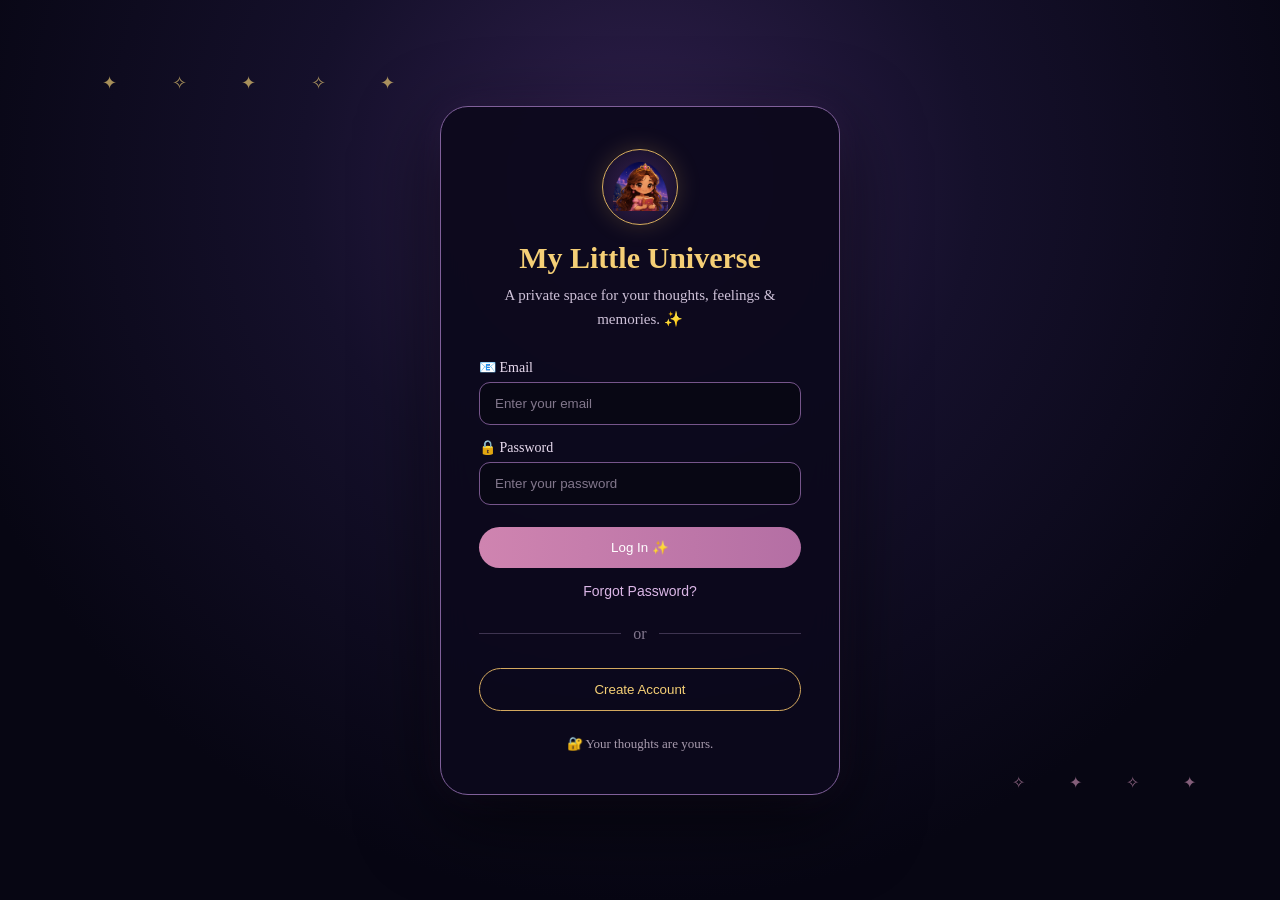
<file: index.html>
<!DOCTYPE html>
<html lang="en">
<head>
    <meta charset="UTF-8">
    <meta name="viewport" content="width=device-width, initial-scale=1.0">

    <script async src="https://www.googletagmanager.com/gtag/js?id=G-LTEB9GJVVQ"></script>
<script>
  window.dataLayer = window.dataLayer || [];
  function gtag(){dataLayer.push(arguments);}
  gtag('js', new Date());

  gtag('config', 'G-LTEB9GJVVQ');
</script>

    <title>Login | My Little Universe</title>

    <!-- 🌙 Favicon logo -->
    <link rel="icon" type="image/png" href="logo.png">

    <style>
        * {
            box-sizing: border-box;
            margin: 0;
            padding: 0;
        }

        body {
            min-height: 100vh;
            font-family: Georgia, "Times New Roman", serif;
            color: white;

            background:
                radial-gradient(
                    circle at 50% 20%,
                    #30204d 0%,
                    #15102b 35%,
                    #070613 75%
                );

            display: flex;
            justify-content: center;
            align-items: center;

            overflow: hidden;
        }

        /* ✨ Background stars */

        body::before {
            content: "✦   ✧       ✦        ✧    ✦";
            position: fixed;
            top: 8%;
            left: 8%;
            color: #e8c873;
            font-size: 18px;
            letter-spacing: 25px;
            opacity: 0.7;
            pointer-events: none;
        }

        body::after {
            content: "✧       ✦    ✧       ✦";
            position: fixed;
            bottom: 12%;
            right: 5%;
            color: #d89ac0;
            font-size: 16px;
            letter-spacing: 20px;
            opacity: 0.6;
            pointer-events: none;
        }


        /* 🌙 Main container */

        .login-container {
            width: 100%;
            max-width: 440px;
            padding: 20px;
        }


        /* 💜 Login Card */

        .login-card {
            background: rgba(12, 9, 28, 0.94);

            border: 1px solid #80609a;
            border-radius: 28px;

            padding: 42px 38px;

            text-align: center;

            box-shadow:
                0 25px 80px rgba(0, 0, 0, 0.65),
                0 0 35px rgba(142, 93, 180, 0.12);

            backdrop-filter: blur(15px);

            animation: cardAppear 0.8s ease;
        }


        @keyframes cardAppear {

            from {
                opacity: 0;
                transform: translateY(25px) scale(0.97);
            }

            to {
                opacity: 1;
                transform: translateY(0) scale(1);
            }
        }


        /* 🌙 Logo */

        .logo-circle {
            width: 76px;
            height: 76px;

            margin: 0 auto 16px;

            display: flex;
            align-items: center;
            justify-content: center;

            border-radius: 50%;

            border: 1px solid #d8ae5e;

            background:
                radial-gradient(
                    circle,
                    #382252,
                    #110c22
                );

            box-shadow:
                0 0 25px rgba(229, 184, 92, 0.2);
        }

        .logo-circle img {
            width: 55px;
            height: 55px;
            object-fit: contain;
        }


        /* 👑 Heading */

        h1 {
            color: #f5cf76;
            font-size: 30px;
            margin-bottom: 8px;
        }

        .subtitle {
            color: #cfc2d9;
            font-size: 15px;
            line-height: 1.6;
            margin-bottom: 28px;
        }


        /* 📝 Forms */

        .form-section {
            text-align: left;
        }

        label {
            display: block;

            color: #eadcf0;

            font-size: 14px;

            margin: 14px 0 6px;
        }

        input {
            width: 100%;

            padding: 13px 15px;

            border-radius: 11px;

            border: 1px solid #76558b;

            background: #080714;

            color: white;

            outline: none;

            transition: 0.25s;
        }

        input::placeholder {
            color: #82778c;
        }

        input:focus {
            border-color: #e4bb68;

            box-shadow:
                0 0 12px rgba(228, 187, 104, 0.12);
        }


        /* ✨ Login Button */

        .login-btn {
            width: 100%;

            border: none;

            padding: 13px;

            margin-top: 22px;

            border-radius: 999px;

            color: white;

            background:
                linear-gradient(
                    90deg,
                    #cf84b0,
                    #b46fa4
                );

            cursor: pointer;

            transition: 0.25s;
        }

        .login-btn:hover {
            transform: translateY(-2px);

            box-shadow:
                0 8px 20px rgba(207, 132, 176, 0.25);
        }


        /* 🔑 Forgot Password */

        .forgot-btn {
            margin-top: 15px;

            border: none;

            background: transparent;

            color: #dcb7e7;

            cursor: pointer;

            font-size: 14px;
        }

        .forgot-btn:hover {
            color: #f5cf76;
        }


        /* ───── Divider ───── */

        .divider {
            display: flex;
            align-items: center;

            gap: 12px;

            margin: 25px 0;

            color: #84788f;
        }

        .divider::before,
        .divider::after {
            content: "";

            height: 1px;

            flex: 1;

            background: #3e3450;
        }


        /* 👤 Create Account */

        .signup-btn {
            width: 100%;

            padding: 13px;

            border-radius: 999px;

            border: 1px solid #d4a95f;

            background: transparent;

            color: #f5cf76;

            cursor: pointer;

            transition: 0.25s;
        }

        .signup-btn:hover {
            background: rgba(212, 169, 95, 0.1);

            transform: translateY(-2px);
        }


        /* 🔐 Privacy */

        .privacy {
            margin-top: 25px;

            color: #a99caf;

            font-size: 13px;
        }


        /* 📱 Mobile */

        @media (max-width: 500px) {

            .login-card {
                padding: 32px 24px;
            }

            h1 {
                font-size: 25px;
            }
        }


        /* 👤 Signup Modal */

        .modal {
            display: none;

            position: fixed;

            inset: 0;

            background: rgba(3, 2, 12, 0.82);

            backdrop-filter: blur(8px);

            justify-content: center;

            align-items: center;

            padding: 20px;

            z-index: 10;
        }

        .modal.active {
            display: flex;
        }

        .signup-card {
            width: 100%;
            max-width: 430px;

            background: #120d25;

            border: 1px solid #80609a;

            border-radius: 22px;

            padding: 30px;
        }

        .signup-card h2 {
            color: #f5cf76;

            margin-bottom: 20px;
        }

        .close-btn {
            float: right;

            width: 34px;
            height: 34px;

            border-radius: 50%;

            border: 1px solid #76558b;

            background: transparent;

            color: white;

            cursor: pointer;
        }

        .message {
            margin-top: 12px;

            text-align: center;

            font-size: 14px;

            min-height: 20px;

            color: #f5cf76;
        }

    </style>
</head>


<body>

    <!-- 🔐 LOGIN -->

    <div class="login-container">

        <div class="login-card">

            <!-- 🌙 Logo -->

            <div class="logo-circle">

                <img
                    src="logo.png"
                    alt="My Little Universe Logo"
                >

            </div>


            <h1>My Little Universe</h1>

            <p class="subtitle">
                A private space for your thoughts,
                feelings & memories. ✨
            </p>


            <!-- LOGIN FORM -->

            <form
                id="loginForm"
                class="form-section"
            >

                <label for="loginEmail">
                    📧 Email
                </label>

                <input
                    type="email"
                    id="loginEmail"
                    placeholder="Enter your email"
                    required
                >


                <label for="loginPassword">
                    🔒 Password
                </label>

                <input
                    type="password"
                    id="loginPassword"
                    placeholder="Enter your password"
                    required
                >


                <button
                    type="submit"
                    class="login-btn"
                >
                    Log In ✨
                </button>

            </form>


            <button
                class="forgot-btn"
                onclick="forgotPassword()"
            >
                Forgot Password?
            </button>


            <div class="divider">
                <span>or</span>
            </div>


            <button
                class="signup-btn"
                onclick="openSignup()"
            >
                Create Account
            </button>


            <p class="privacy">
                🔐 Your thoughts are yours.
            </p>

        </div>

    </div>



    <!-- 👤 SIGN UP MODAL -->

    <div
        class="modal"
        id="signupModal"
    >

        <div class="signup-card">

            <button
                class="close-btn"
                onclick="closeSignup()"
            >
                ×
            </button>

            <h2>
                ✨ Create Your Universe
            </h2>


            <form id="signupForm">

                <label for="signupName">
                    Your Name
                </label>

                <input
                    type="text"
                    id="signupName"
                    placeholder="Enter your name"
                    required
                >


                <label for="signupEmail">
                    📧 Email
                </label>

                <input
                    type="email"
                    id="signupEmail"
                    placeholder="Enter your email"
                    required
                >


                <label for="signupPassword">
                    🔒 Password
                </label>

                <input
                    type="password"
                    id="signupPassword"
                    placeholder="Create a password"
                    minlength="6"
                    required
                >


                <label for="confirmPassword">
                    🔒 Confirm Password
                </label>

                <input
                    type="password"
                    id="confirmPassword"
                    placeholder="Confirm your password"
                    minlength="6"
                    required
                >


                <button
                    type="submit"
                    class="login-btn"
                >
                    Create Account ✨
                </button>

            </form>

            <div
                class="message"
                id="signupMessage"
            ></div>

        </div>

    </div>



    <!-- 💻 JAVASCRIPT -->

    <script>

        /*
        =====================================================
        My Little Universe
        Login / Sign Up
        Frontend Version
        =====================================================
        */


        /* 🔐 LOGIN */

        document
            .getElementById("loginForm")
            .addEventListener("submit", function(event) {

                event.preventDefault();

                const email =
                    document.getElementById("loginEmail").value.trim();

                const password =
                    document.getElementById("loginPassword").value;


                if (!email || !password) {

                    alert("Please enter your email and password.");

                    return;
                }


                /*
                    TEMPORARY DEMO LOGIN

                    Real authentication will be connected later.
                */

                localStorage.setItem(
                    "mlu_logged_in",
                    "true"
                );

                localStorage.setItem(
                    "mlu_user_email",
                    email
                );


                /* 🏠 Open Diary */

                window.location.href = "index.html";

            });



        /* 👤 OPEN SIGNUP */

        function openSignup() {

            document
                .getElementById("signupModal")
                .classList.add("active");

        }



        /* ❌ CLOSE SIGNUP */

        function closeSignup() {

            document
                .getElementById("signupModal")
                .classList.remove("active");

        }



        /* ✨ CREATE ACCOUNT */

        document
            .getElementById("signupForm")
            .addEventListener("submit", function(event) {

                event.preventDefault();


                const name =
                    document
                    .getElementById("signupName")
                    .value
                    .trim();


                const email =
                    document
                    .getElementById("signupEmail")
                    .value
                    .trim();


                const password =
                    document
                    .getElementById("signupPassword")
                    .value;


                const confirmPassword =
                    document
                    .getElementById("confirmPassword")
                    .value;


                const message =
                    document
                    .getElementById("signupMessage");


                /* Check password */

                if (password !== confirmPassword) {

                    message.textContent =
                        "⚠️ Passwords do not match.";

                    return;
                }


                if (password.length < 6) {

                    message.textContent =
                        "⚠️ Password must be at least 6 characters.";

                    return;
                }


                /*
                    TEMPORARY LOCAL ACCOUNT

                    IMPORTANT:
                    This is only for UI/testing.
                    Password is NOT stored.
                */

                localStorage.setItem(
                    "mlu_user_name",
                    name
                );

                localStorage.setItem(
                    "mlu_user_email",
                    email
                );

                localStorage.setItem(
                    "mlu_logged_in",
                    "true"
                );


                message.textContent =
                    "✨ Account created!";


                setTimeout(function() {

                    window.location.href =
                        "index.html";

                }, 700);

            });



        /* 🔑 FORGOT PASSWORD */

        function forgotPassword() {

            alert(
                "Password reset will be available after real email authentication is connected."
            );

        }



        /* 🚪 PREVENT LOGGED-IN USER FROM SEEING LOGIN */

        window.addEventListener("load", function() {

            const loggedIn =
                localStorage.getItem("mlu_logged_in");


            if (loggedIn === "true") {

                window.location.href =
                    "home.html";

            }

        });

    </script>

</body>
</html>
</file>
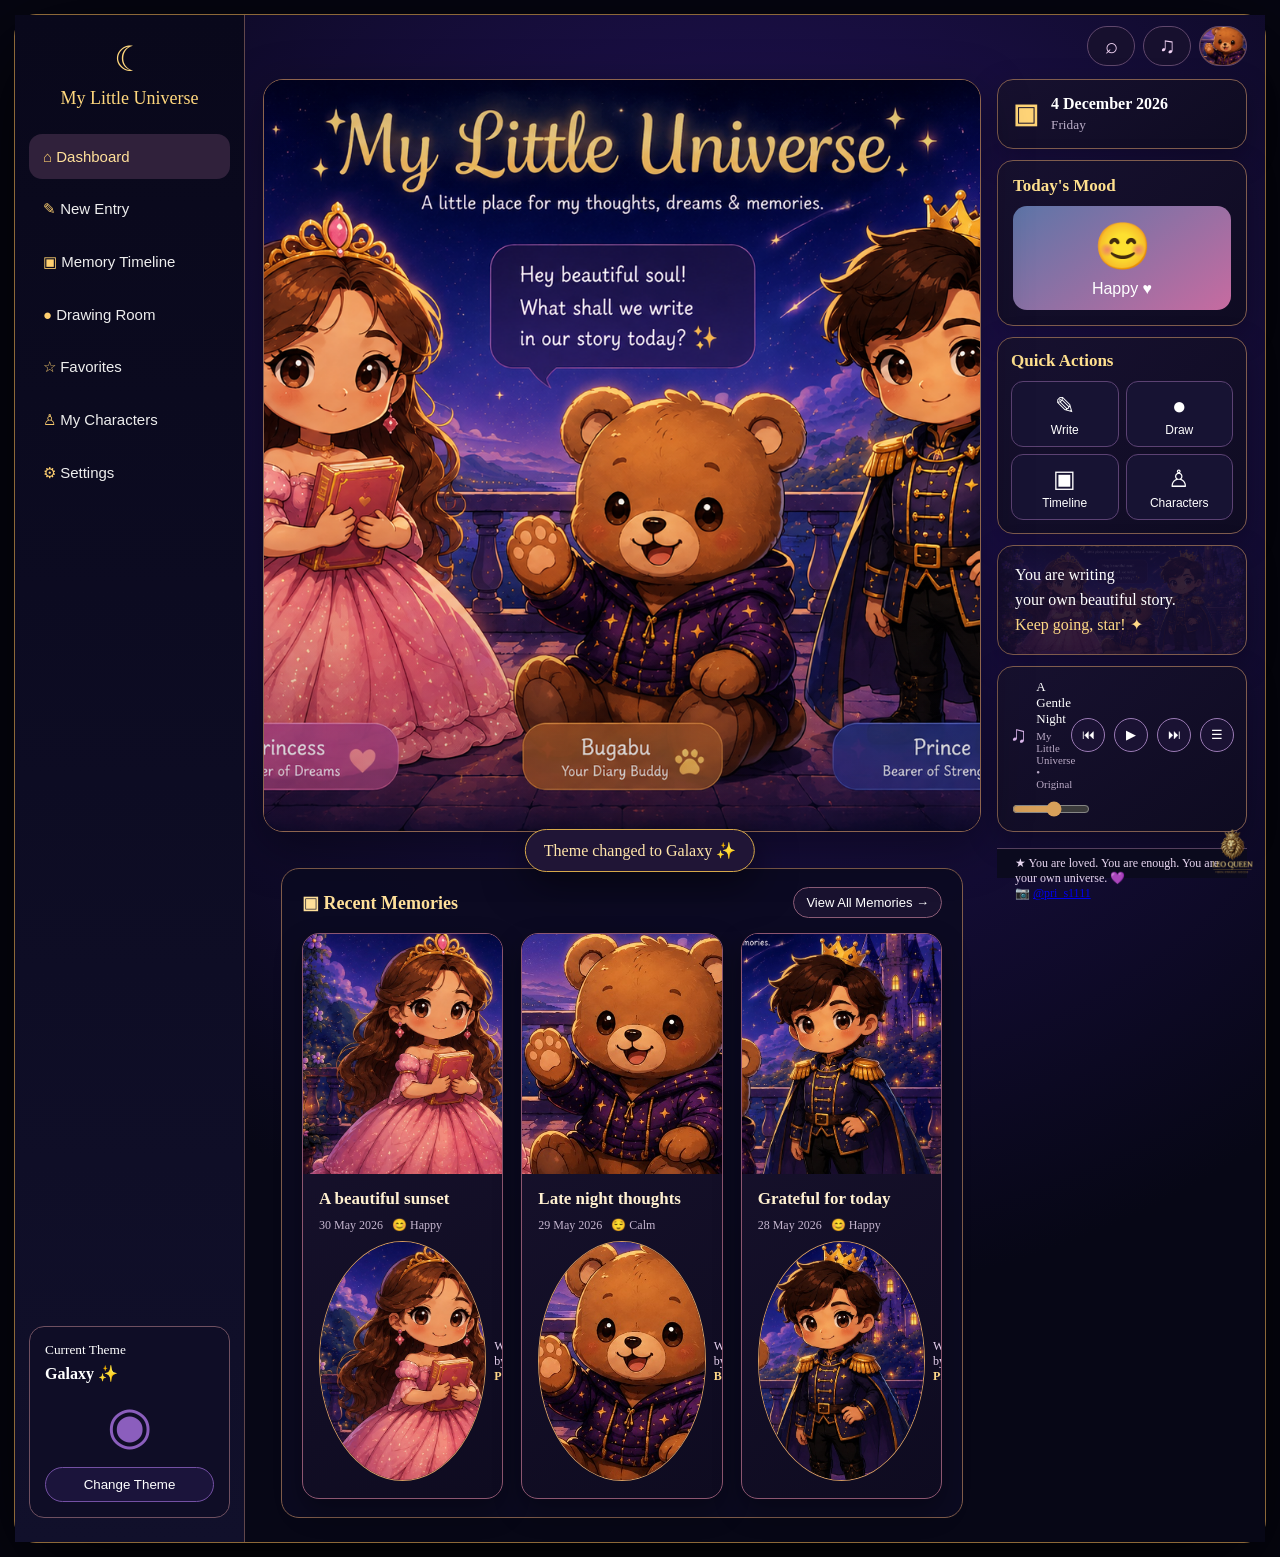
<file: home.html>
<!doctype html>
<html lang="en">
    <head>
        <meta charset="utf-8">
        <meta name="viewport" content="width=device-width,initial-scale=1">
        <!-- Google Analytics -->
<script async src="https://www.googletagmanager.com/gtag/js?id=G-LTEB9GJVVQ"></script>

<script>
    window.dataLayer = window.dataLayer || [];

    function gtag() {
        dataLayer.push(arguments);
    }

    gtag('js', new Date());

    gtag('config', 'G-LTEB9GJVVQ');
</script>
        <title>My Little Universe</title>
        <link rel="icon" type="image/png" href="logo.png">
        <link rel="stylesheet" href="style.css">
    </head>
<body>
    
    <div class="app">
<aside class="sidebar">
    <div class="logo">☾<span>My Little Universe</span>
    </div><nav>
<button class="active" data-page="home">⌂ <span>Dashboard</span></button>
<button data-page="write">✎ <span>New Entry</span></button>
<button data-page="timeline">▣ <span>Memory Timeline</span></button>
<button data-page="draw">● <span>Drawing Room</span></button><button data-page="favorites">☆ <span>Favorites</span></button>
<button data-page="characters">♙ <span>My Characters</span></button>
<button data-page="settings">⚙ <span>Settings</span></button></nav>
<div class="themeBox"><small>Current Theme</small><strong id="themeName">Galaxy ✨</strong><div class="planet">◉</div>
<button id="changeTheme">Change Theme</button>
</div>
</aside>
<main class="main">
<div class="top"><div></div>
<div class="topBtns"><button onclick="toast('Search is ready ✨')">⌕</button>
    <button onclick="openMusicLibrary()">♫</button>
    <button class="avatar" title="Selected character"><img src="assets/portraits/bugabu.jpg" alt="Bugabu"></button></div></div>
<div class="workspace">
<section class="artPanel"><img src="assets/characters-scene.png" alt="Princess, Bugabu and Prince">
    <div class="artGlow"></div>
</section>
<aside class="right">
    <div class="date card">
        <b>▣</b>
        <div>
            <strong id="date"></strong>
            <small id="day"></small>
        </div>
    </div>
<div class="card mood"><h3>Today's Mood</h3>
    <button onclick="chooseMood()">😊<span id="moodLabel">Happy ♥</span></button>
</div>
<div class="card quick">
    <h3>Quick Actions</h3>
    <div>
    <button data-page="write">✎<small>Write</small></button>
    <button data-page="draw">●<small>Draw</small></button>
    <button data-page="timeline">▣<small>Timeline</small></button>
    <button data-page="characters">♙<small>Characters</small></button>
</div>
</div>

<div class="card quote">You are writing<br>your own beautiful story.
    <br><span>Keep going, star! ✦</span>
</div>

<div class="card player">♫ <span id="trackName">A Gentle Night<small>My Little Universe • Original</small></span><button onclick="changeTrack(-1)" title="Previous">⏮</button><button id="musicStatus" data-on="0" onclick="toggleMusic()">▶</button><button onclick="changeTrack(1)" title="Next">⏭</button><button onclick="openMusicLibrary()" title="Music Library">☰</button><input id="volume" aria-label="Music volume" type="range" min="0" max="1" step="0.01" value="0.55"></div></aside>
</section>
<section class="memories">
    <div class="memHead">
        <h2>▣ Recent Memories</h2>
        <button data-page="timeline">View All Memories →</button>
    </div><div id="cards" class="cards"></div>
</section>
<div class="footer">★ You are loved. You are enough. You are your own universe. 💜
    <div class="instagram">
        📷
        <a href="https://www.instagram.com/pri_s1111/"
           target="_blank"
           rel="noopener noreferrer">
            @pri_s1111
        </a>
    </div>
</div>

</div>
</main>
</div>
<audio id="bgMusic" src="assets/music/a-gentle-night.wav" loop preload="auto"></audio>
<div class="modal" id="modal">
    <div class="modalCard">
        <button class="close" onclick="closeModal()">×</button>
        <div id="modalContent"></div>
    </div>
</div>
        <div class="modal" id="drawModal">
            <div class="modalCard drawCard">
                <button class="close" onclick="closeDraw()">×</button>
                <h2>🎨 Drawing Room</h2>
                <div class="drawTools">
                    <label>Brush 
                        <input id="brushSize" type="range" min="1" max="30" value="5">
                    </label>
                    <input id="brushColor" type="color" value="#d4af37">

                    <button onclick="drawTool='pen'">✎ Pen</button>
                    <button onclick="drawTool='eraser'">⌫ Eraser</button>
                    <button onclick="clearDrawing()">Clear</button>
                    <button class="save" onclick="saveDrawing()">Save Drawing</button>
                    
                </div><canvas id="drawCanvas"></canvas></div></div>
                <script src="script.js"></script>
                <div class="leoQueenMark">
                   <img src="assets/Leo-Queen-logo.png" alt="Leo Queen">
                </div>
            </body>
            </html>
</file>
<file: style.css>
*{box-sizing:border-box}html,
body{margin:0;background:#060612;color:#fff;font-family:Georgia,'Times New Roman',serif}
body{min-height:100vh;padding:14px}
.app{width:min(1500px,100%);min-height:calc(100vh - 28px);height:auto;margin:auto;display:flex;overflow:visible;border:1px solid #8c6838;border-radius:22px;background:#0b0920;box-shadow:0 30px 100px #000}
.sidebar{width:230px;flex:none;padding:24px 14px;background:linear-gradient(180deg,#09081b,#11102b);border-right:1px solid #61474b;z-index:5;display:flex;flex-direction:column}
.logo{text-align:center;color:#ffd77d;font-size:35px}
.logo span{display:block;font-size:18px;margin:8px 0 25px}
.sidebar nav{display:grid;gap:7px}
.sidebar nav button{border:0;background:transparent;color:#eee;text-align:left;padding:14px;border-radius:13px;font-size:15px;cursor:pointer}
.sidebar nav button:first-letter{color:#ffd070}
.sidebar nav button.active,
.sidebar nav button:hover{background:#30213b;color:#ffe09a}
.themeBox{margin-top:auto;border:1px solid #6f5060;border-radius:15px;padding:15px;background:#0f0d26}
.themeBox small,.themeBox strong{display:block}
.themeBox strong{margin-top:6px;color:#fff}
.planet{text-align:center;font-size:52px;margin:12px;color:#8b5ebd}
.themeBox button{width:100%;border:1px solid #7450a4;background:#1b143b;color:#fff;border-radius:20px;padding:9px;cursor:pointer}
.main{flex:1;min-width:0;min-height:calc(100vh - 28px);background:radial-gradient(circle at 55% 35%,#171340,#070716 70%);position:relative}.top{height:64px;padding:11px 18px;display:flex;justify-content:space-between}
.topBtns{display:flex;gap:8px}
.top button{border:1px solid #60476c;background:#17102e;color:#f3d4f5;border-radius:25px;width:48px;height:40px;font-size:22px}
.top .avatar{background:#774837}
.workspace{display:grid;grid-template-columns:minmax(0,1fr) 250px;gap:16px;padding:0 18px}
.artPanel{position:relative;min-height:485px;border:1px solid #8d644e;border-radius:20px;overflow:hidden;background:#080718;box-shadow:0 15px 50px #0006}
.artPanel img{display:block;width:100%;height:100%;min-height:485px;object-fit:cover;object-position:center}
.artGlow{position:absolute;inset:0;pointer-events:none;background:linear-gradient(0deg,#08071838,#0000 35%,#0000 80%,#08071825)}.right{display:grid;align-content:start;gap:11px}
.card{border:1px solid #805d4e;background:linear-gradient(145deg,#17112eec,#0e0b20ec);border-radius:16px;box-shadow:0 10px 30px #0004}
.date{padding:15px;display:flex;gap:12px;align-items:center}.date b{font-size:27px;color:#ffd477}.date strong{display:block;font-size:16px}.date small{display:block;color:#bbaec8;margin-top:4px}.mood{padding:15px}.mood h3,.quick h3{margin:0 0 10px;color:#ffe08e;font-size:17px}.mood button{width:100%;height:104px;border:0;border-radius:14px;background:linear-gradient(145deg,#5d75a8,#c76ba0);color:#fff;font-size:46px;cursor:pointer}.mood button span{display:block;font-size:16px;margin-top:7px}.quick{padding:13px}.quick>div{display:grid;grid-template-columns:1fr 1fr;gap:7px}.quick button{height:66px;border:1px solid #5c4273;background:#171333;color:#fff;border-radius:12px;font-size:24px;cursor:pointer}.quick small{display:block;font-size:12px;margin-top:3px}.quote{padding:17px;font-size:16px;line-height:1.55;background:linear-gradient(#160e30dd,#160e30dd),url('assets/characters-scene.png') center/cover}.quote span{color:#ffd985}.player{padding:12px;display:flex;align-items:center;gap:9px;color:#dcb7ed;font-size:23px}.player>span{font-size:13px;color:#fff;flex:1}.player small{display:block;color:#b9a9c5;margin-top:3px}.player button{border:1px solid #9a7ab4;background:#1a1233;color:#fff;border-radius:50%;width:34px;height:34px}.memories{margin:20px 18px 24px;min-height:320px;padding:18px 20px;border:1px solid #815d4b;background:#0b0a22e8;border-radius:18px}.memHead{display:flex;align-items:center;justify-content:space-between;margin-bottom:15px;gap:15px}.memHead h2{font-size:20px}.memHead button{font-size:13px;padding:8px 14px}.memHead h2{font-size:18px;color:#ffe09a;margin:0}.memHead button{border:1px solid #8b5c76;background:#19122f;color:#fff;border-radius:18px;padding:7px 12px;cursor:pointer}.cards{display:grid;grid-template-columns:repeat(3,minmax(0,1fr));gap:18px;align-items:stretch}.cardMemory{overflow:hidden;border:1px solid #8d5670;border-radius:17px;background:linear-gradient(145deg,#19132f,#0e0b20);box-shadow:0 12px 28px #0005;transition:transform .25s,box-shadow .25s,border-color .25s}.cardMemory:hover{transform:translateY(-5px);box-shadow:0 18px 40px #0008;border-color:#d18ab0}.cardMemory img{width:100%;height:240px;object-fit:cover;object-position:center top;display:block;background:#11102b}.cardMemory .ct{padding:15px 16px 17px;position:relative;min-height:104px}.cardMemory h4{margin:0 0 6px;font-size:17px;color:#fff0d0}.cardMemory small{color:#c4b5ce;font-size:12px}.cardMemory .miniStar{right:10px;top:12px}.footer{position:relative;bottom:auto;left:auto;right:auto;height:30px;padding:7px 18px;background:#0b0a1df0;border-top:1px solid #55405d;color:#e8d7f1;font-size:12px}.modal{display:none;position:fixed;inset:0;background:#05040dbb;backdrop-filter:blur(8px);z-index:50;align-items:center;justify-content:center;padding:25px}.modal.open{display:flex}.modalCard{width:min(760px,94%);max-height:90%;overflow:auto;background:#110d29;border:1px solid #c28b54;border-radius:20px;padding:25px;position:relative;box-shadow:0 30px 90px #000}.close{position:absolute;right:15px;top:12px;border:1px solid #79557d;background:#1a1233;color:#fff;border-radius:50%;width:35px;height:35px;font-size:23px}.modalCard h2{color:#ffd47b}.modalCard input,.modalCard textarea{width:100%;padding:12px;margin:8px 0 14px;background:#080719;border:1px solid #6b4c75;border-radius:10px;color:#fff}.modalCard textarea{min-height:220px}.save{background:#bf70a0;border:0;color:#fff;border-radius:20px;padding:11px 18px;cursor:pointer}.memory{padding:14px;border:1px solid #654b70;border-radius:13px;margin:10px 0;background:#ffffff05}.memory p{white-space:pre-wrap;line-height:1.55}.themeChoices{display:grid;grid-template-columns:repeat(3,1fr);gap:10px}.themeChoices button{padding:14px;border-radius:12px;border:1px solid #745177;background:#19132f;color:#fff;cursor:pointer}
@media(max-width:1050px){.sidebar{width:190px}.workspace{grid-template-columns:minmax(0,1fr) 220px}.cardMemory img{height:150px}}
@media(max-width:800px){body{padding:0}.app{height:auto;min-height:100vh;border-radius:0}.sidebar{width:165px}.logo span{font-size:14px}.workspace{grid-template-columns:1fr}.right{display:grid;grid-template-columns:1fr 1fr}.quote,.player{grid-column:span 2}.artPanel,.artPanel img{min-height:430px}.cards{grid-template-columns:1fr}.memories{margin-bottom:40px}}
@media(max-width:560px){

    .top{
        padding:8px;
    }

    .topBtns{
        gap:5px;
    }

    .top button{
        width:42px;
        height:36px;
        font-size:19px;
    }

    .workspace{
        padding:0 7px;
    }

    .right{
        grid-template-columns:1fr;
    }

    .quote,
    .player{
        grid-column:auto;
    }

    .artPanel{
        min-height:320px;
    }

    .artPanel img{
        min-height:320px;
    }

    .memories{
        margin-left:7px;
        margin-right:7px;
        padding:12px;
    }

    .memHead{
        align-items:flex-start;
    }

    .memHead h2{
        font-size:17px;
    }

    .cardMemory img{
        height:190px;
    }

    .cardMemory .ct{
        padding:13px;
    }
}

:root{--theme-accent:#6f55d9}

body[data-theme="galaxy"] .main{background:radial-gradient(circle at 50% 25%,#24135d,#070716 72%)}
body[data-theme="dreamy"] .main{background:radial-gradient(circle at 50% 25%,#59244f,#170b1b 72%)}
body[data-theme="ocean"] .main{background:radial-gradient(circle at 50% 25%,#0d4b5b,#061317 72%)}
body[data-theme="forest"] .main{background:radial-gradient(circle at 50% 25%,#1e4930,#07130b 72%)}
body[data-theme="sunset"] .main{background:radial-gradient(circle at 50% 25%,#6d382e,#180b10 72%)}
body[data-theme="midnight"] .main{background:radial-gradient(circle at 50% 25%,#27203d,#08070f 72%)}
body[data-theme="dreamy"] .artPanel img{filter:saturate(.8) hue-rotate(300deg) brightness(1.05)}
body[data-theme="ocean"] .artPanel img{filter:saturate(.8) hue-rotate(120deg)}
body[data-theme="forest"] .artPanel img{filter:saturate(.75) hue-rotate(70deg) brightness(.9)}
body[data-theme="sunset"] .artPanel img{filter:saturate(1.2) hue-rotate(335deg) brightness(1.03)}
body[data-theme="midnight"] .artPanel img{filter:brightness(.72) saturate(.8)}
body[data-theme="galaxy"] .artPanel img{filter:none}
.themeChoices{display:grid;grid-template-columns:repeat(3,1fr);gap:12px;margin-top:18px}.themeChoice{min-height:72px;border:1px solid #745177;background:#19132f;color:#fff;border-radius:14px;cursor:pointer;display:flex;flex-direction:column;align-items:center;justify-content:center;gap:4px}
.themeChoice:hover,.themeChoice.selected{border-color:#ffd47b;background:#2a1c40;box-shadow:0 0 0 2px #ffd47b22}
.themeChoice span{font-size:22px}
.themeChoice strong{font-size:14px}
.characterChoices{display:grid;grid-template-columns:repeat(3,1fr);gap:12px;margin-top:18px}
.characterChoice{min-height:150px;border:1px solid #745177;background:#19132f;color:#fff;border-radius:15px;cursor:pointer;display:flex;flex-direction:column;align-items:center;justify-content:center;gap:7px}
.characterChoice span{font-size:45px}
.characterChoice strong{font-size:18px;color:#ffd782}
.characterChoice small{color:#cbbbd4}
.characterChoice:hover,.characterChoice.selected{border-color:#ffd47b;background:#2a1c40;transform:translateY(-2px)}
.selectedLine{margin-top:18px;color:#c9b9d3}
.selectedLine b{color:#ffd782}
.memoryTop{display:flex;align-items:center;justify-content:space-between}
.memoryTop h3{margin:0}.star,.miniStar{border:0;background:transparent;color:#ffd47b;cursor:pointer;font-size:21px}.ct{position:relative}
.miniStar{position:absolute;right:7px;bottom:7px}
.list{display:grid;gap:10px}.toast{position:fixed;left:50%;bottom:28px;transform:translate(-50%,15px);opacity:0;z-index:100;background:#201536;border:1px solid #d6a84b;color:#ffe5aa;padding:11px 18px;border-radius:30px;box-shadow:0 12px 40px #0008;transition:.25s}.toast.show{opacity:1;transform:translate(-50%,0)}
@media(max-width:600px){
    .themeChoices,
    .characterChoices{grid-template-columns:1fr 1fr}
}
.avatar{overflow:hidden;padding:0!important;display:flex;align-items:center;justify-content:center}
.avatar img{width:100%;height:100%;object-fit:cover;object-position:center 25%;border-radius:50%}
.characterChoice img{width:92px;height:92px;object-fit:cover;border-radius:50%;border:1px solid #8b648e;object-position:center 20%}
.characterChoice.selected img{border-color:#ffd47b;box-shadow:0 0 18px #ffd47b55}
.themeChoice.selected{transform:translateY(-2px)}
body[data-theme="dreamy"] .artPanel{box-shadow:0 0 0 1px #e48ab755,0 15px 50px #0006}body[data-theme="ocean"] .artPanel{box-shadow:0 0 0 1px #48c8df55,0 15px 50px #0006}body[data-theme="forest"] .artPanel{box-shadow:0 0 0 1px #78b47d55,0 15px 50px #0006}body[data-theme="sunset"] .artPanel{box-shadow:0 0 0 1px #ed936555,0 15px 50px #0006}body[data-theme="midnight"] .artPanel{box-shadow:0 0 0 1px #c69a4b55,0 15px 50px #0006}

.avatar{padding:0!important;overflow:hidden}
.avatar img{width:100%;height:100%;object-fit:cover;border-radius:50%;display:block}
.authorRow{display:flex;align-items:center;gap:8px;margin-top:8px;color:#e7d1ee;font-size:12px}
.authorAvatar{width:32px;height:32px;border-radius:50%;object-fit:cover;border:1px solid #d39a61;background:#16102a}
.authorTag{color:#ffd889}
.cardMemory .miniStar{position:absolute;right:12px;top:13px;border:1px solid #79516f;background:#160f2a;color:#ffd77d;border-radius:50%;width:30px;height:30px;cursor:pointer}.cardMemory .miniStar:hover{background:#3a2144}
.memoryAuthor{display:flex;gap:12px;align-items:center;margin-top:10px}
.memoryAuthor img{width:54px;height:54px;border-radius:50%;object-fit:cover;border:1px solid #c08b58}.memoryAuthor strong{display:block;color:#ffd889}
.memoryAuthor small{color:#c4b5ce}
@media(max-width:800px){

    body{
        padding:0;
    }

    .app{
        width:100%;
        min-height:100vh;
        border-radius:0;
        display:block;
    }

    .sidebar{
        width:100%;
        padding:10px 12px;
        border-right:0;
        border-bottom:1px solid #61474b;
    }

    .logo{
        font-size:28px;
    }

    .logo span{
        font-size:13px;
        margin:5px 0 12px;
    }

    .sidebar nav{
        display:flex;
        overflow-x:auto;
        gap:6px;
        padding-bottom:3px;
    }

    .sidebar nav button{
        flex:0 0 auto;
        padding:9px 12px;
        font-size:12px;
        white-space:nowrap;
    }

    .themeBox{
        display:none;
    }

    .main{
        width:100%;
        min-height:100vh;
    }

    .top{
        height:auto;
        padding:10px;
    }

    .workspace{
        grid-template-columns:1fr;
        padding:0 10px;
    }

    .right{
        grid-template-columns:1fr 1fr;
    }

    .quote,
    .player{
        grid-column:span 2;
    }

    .artPanel{
        min-height:360px;
    }

    .artPanel img{
        min-height:360px;
        object-fit:cover;
    }

    .memories{
        margin:15px 10px 30px;
        padding:14px;
    }

    .cards{
        grid-template-columns:1fr;
        gap:14px;
    }

    .cardMemory img{
        height:210px;
    }
}
.player{flex-wrap:wrap}
.player #volume{width:78px;accent-color:#d7a05a;cursor:pointer}
.player>span{min-width:0}
.player button{cursor:pointer}
.drawCard{width:min(980px,96%)}
.drawTools{display:flex;gap:8px;align-items:center;flex-wrap:wrap;margin:12px 0}
.drawTools button{border:1px solid #745177;background:#19132f;color:#fff;border-radius:18px;padding:8px 12px;cursor:pointer}
.drawTools input[type=color]{width:42px;height:34px;background:transparent;border:0}
.drawTools label{color:#cbbbd4}
#drawCanvas{display:block;width:100%;height:520px;background:#fff;border-radius:14px;touch-action:none;cursor:crosshair}
.memoryEditGrid
{display:grid;grid-template-columns:1fr 1fr;gap:12px}
.writerChoices
{display:flex;gap:8px;flex-wrap:wrap;margin:8px 0 14px}
.writerChoice{display:flex;align-items:center;gap:7px;border:1px solid #68496f;background:#17112e;color:#fff;border-radius:22px;padding:7px 11px;cursor:pointer}
.writerChoice.selected{border-color:#ffd477;background:#34223c}
.writerChoice img{width:28px;height:28px;border-radius:50%;object-fit:cover}
.editActions{display:flex;gap:9px;flex-wrap:wrap;margin-top:12px}
.danger{border:1px solid #a45b68;background:#351521;color:#ffd4d8;border-radius:20px;padding:10px 16px;cursor:pointer}
@media(max-width:650px){
    .memoryEditGrid{grid-template-columns:1fr}
    #drawCanvas{height:420px}
}
.cardMemory .miniEdit{position:absolute;right:48px;top:13px;border:1px solid #79516f;background:#160f2a;color:#ffd77d;border-radius:50%;width:30px;height:30px;cursor:pointer}
.cardMemory .miniEdit:hover{background:#3a2144}
.leoQueenMark {
    position: fixed;
    right: 20px;
    bottom: 18px;
    width: 55px;
    height: 55px;
    z-index: 999;
    opacity: 0.85;
}

.leoQueenMark img {
    width: 100%;
    height: 100%;
    object-fit: contain;
}

.leoQueenMark:hover {
    opacity: 1;
    transform: scale(1.08);
    transition: 0.2s ease;
}
/* ================================
   Leo Queen Premium Popup
================================ */

.premiumPopup {
    text-align: center;
    padding: 10px 5px 5px;
}

.premiumCrown {
    font-size: 48px;
    margin-bottom: 5px;
    filter: drop-shadow(0 0 10px rgba(212,175,55,.5));
}

.premiumPopup h2 {
    margin: 5px 0;
    font-size: 26px;
}

.premiumWelcome {
    margin: 8px 0 18px;
    opacity: .85;
}

.trialBadge {
    display: inline-block;
    padding: 9px 18px;
    border-radius: 25px;
    margin-bottom: 18px;
    font-weight: 700;
    letter-spacing: .5px;
    background: rgba(212,175,55,.12);
    border: 1px solid rgba(212,175,55,.45);
}

.premiumFeatures {
    display: flex;
    flex-direction: column;
    gap: 10px;
    margin: 15px 0;
    text-align: left;
}

.premiumFeature {
    display: flex;
    align-items: center;
    gap: 13px;
    padding: 12px;
    border-radius: 14px;
    background: rgba(255,255,255,.04);
    border: 1px solid rgba(255,255,255,.08);
}

.premiumFeature > span {
    font-size: 25px;
    width: 35px;
    text-align: center;
}

.premiumFeature strong {
    display: block;
    margin-bottom: 3px;
}

.premiumFeature small {
    display: block;
    opacity: .7;
    font-size: 12px;
}

.trialNote {
    font-size: 12px;
    opacity: .65;
    margin: 15px 0;
}

.premiumButton {
    width: 100%;
    margin-top: 5px;
    font-size: 15px;
    padding: 13px 18px;
}

.premiumLocked {
    margin: 15px 0;
    padding: 13px;
    border-radius: 12px;
    background: rgba(255,255,255,.04);
}

.premiumLocked small {
    opacity: .7;
}
</file>
